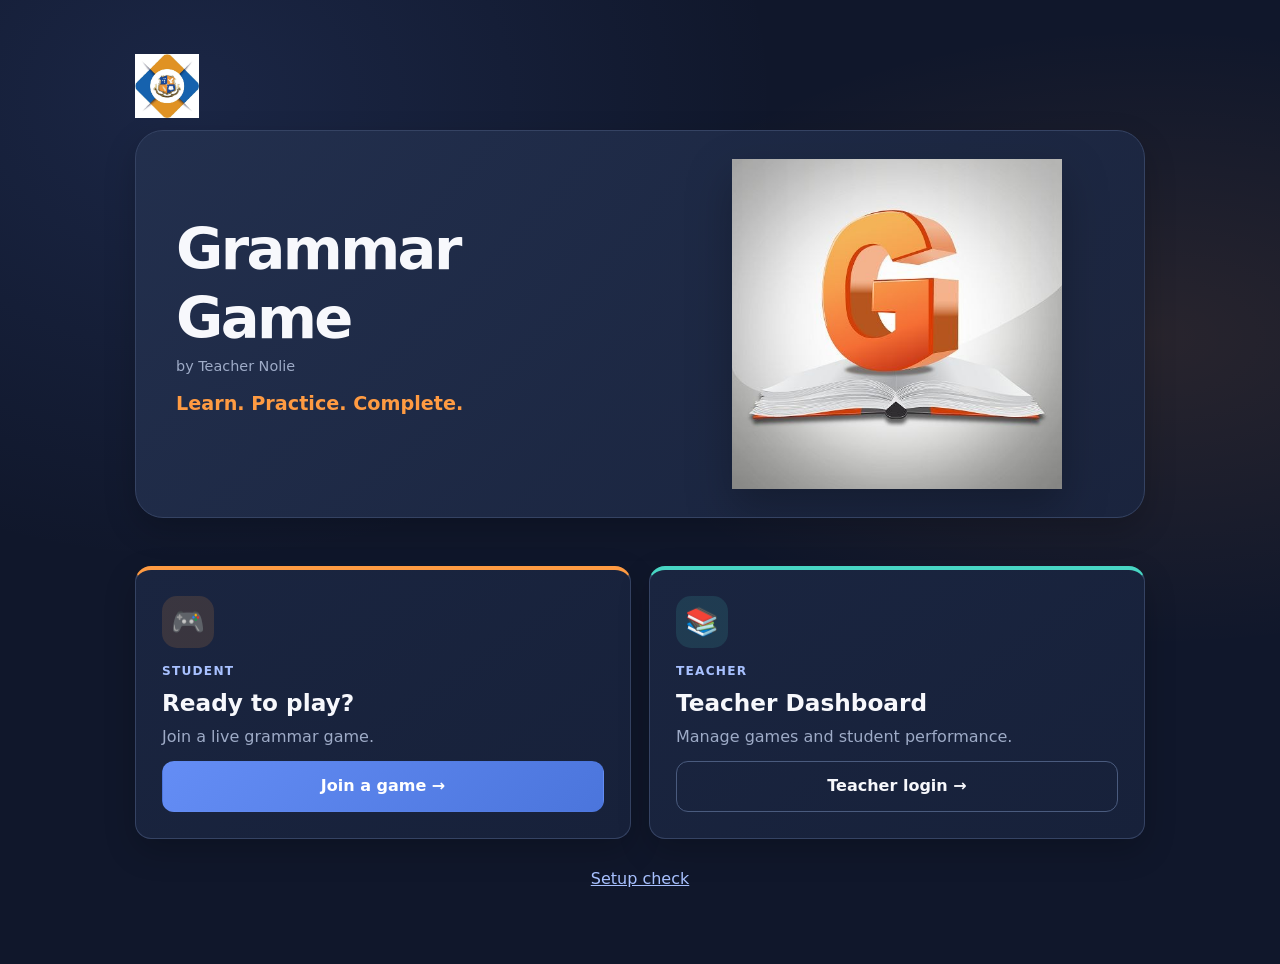
<file: index.html>
<!DOCTYPE html>
<html lang="en">
<head>
  <meta charset="UTF-8">
  <meta name="viewport" content="width=device-width, initial-scale=1">
  <meta name="theme-color" content="#10172b">
  <title>Grammar Game</title>
  <link rel="stylesheet" href="css/style.css">
</head>
<body class="home-page">

  <main class="wrap home-wrap">

    <header class="hero">

      <!-- School institutional logo -->
      <div class="hero-brand">
        <span class="school-logo sm">
          <img src="assets/school-logo.png" alt="School logo">
        </span>
      </div>

      <div class="hero-content">

        <!-- Main title and creator credit -->
        <div class="hero-copy">
          <h1>Grammar Game</h1>
          <p class="hero-credit">by Teacher Nolie</p>
          <p class="tagline">Learn. Practice. Complete.</p>
        </div>

        <!-- Main Grammar Game illustration -->
        <div class="hero-visual">
          <img
            src="assets/grammar-game-hero.png"
            alt="Grammar Game logo featuring an orange G and an open book"
            fetchpriority="high"
          >
        </div>

      </div>
    </header>

    <section class="choose" aria-label="Choose your destination">

      <div class="card student-card">
        <div class="home-card-icon" aria-hidden="true">🎮</div>
        <span class="home-card-label">STUDENT</span>
        <h2>Ready to play?</h2>
        <p class="muted">Join a live grammar game.</p>
        <a class="btn block" href="student.html">Join a game →</a>
      </div>

      <div class="card teacher-card">
        <div class="home-card-icon" aria-hidden="true">📚</div>
        <span class="home-card-label">TEACHER</span>
        <h2>Teacher Dashboard</h2>
        <p class="muted">Manage games and student performance.</p>
        <a class="btn block ghost" href="teacher.html">Teacher login →</a>
      </div>

    </section>

    <footer class="home-footer">
      <p class="center muted">
        <a href="setup-check.html">Setup check</a>
      </p>
    </footer>

  </main>

  <script src="js/branding.js" defer></script>

</body>
</html>
</file>
<file: css/style.css>
/* ============================================================
   GRAMMAR GAME — PLAYFUL MODERN CLASSROOM
   Complete stylesheet — Homepage, Teacher and Student
   ============================================================ */

:root {
  --navy: #10172b;
  --navy-2: #17213a;
  --surface: #1a2540;
  --surface-2: #23304e;
  --surface-3: #2b3959;

  --line: #354363;
  --line-strong: #4a5b7e;

  --text: #f7f8fc;
  --soft: #c5d0e7;
  --muted: #9eabc7;

  --blue: #648df5;
  --blue-dark: #4b75dc;
  --blue-text: #a8c1ff;

  --orange: #ff9b42;
  --orange-dark: #ed7e25;
  --teal: #48d6c4;
  --purple: #ad91ff;

  --warn: #ffd166;
  --ok: #4ade80;
  --bad: #fb7185;

  --radius: 16px;
  --radius-lg: 22px;
  --shadow: 0 12px 32px rgba(0, 0, 0, 0.2);
}

* {
  box-sizing: border-box;
}

html {
  margin: 0;
  scroll-behavior: smooth;
}

body {
  margin: 0;
  min-height: 100vh;
  background: var(--navy);
  color: var(--text);
  font-family: "Segoe UI", system-ui, -apple-system, Roboto, Arial, sans-serif;
  font-size: 16px;
  line-height: 1.55;
}

[hidden],
.hidden {
  display: none !important;
}

img {
  max-width: 100%;
}

a {
  color: var(--blue-text);
}

button,
input,
select,
textarea {
  font: inherit;
}

h1,
h2,
h3 {
  line-height: 1.2;
  margin: 0 0 12px;
  font-weight: 750;
}

h1 {
  font-size: clamp(1.8rem, 5vw, 2.6rem);
}

h2 {
  font-size: 1.3rem;
}

p {
  margin: 0 0 12px;
}

.center {
  text-align: center;
}

.muted {
  color: var(--muted);
}

.small-text {
  font-size: 0.88rem;
}

.error {
  color: var(--bad);
  min-height: 1.4em;
  margin: 8px 0 0;
}

/* GENERAL LAYOUT */

.wrap {
  width: 100%;
  max-width: 1100px;
  margin: 0 auto;
  padding: 24px 20px 60px;
}

.narrow {
  width: 100%;
  max-width: 460px;
  margin-left: auto;
  margin-right: auto;
}

.card {
  background: linear-gradient(145deg, var(--surface), var(--navy-2));
  border: 1px solid var(--line);
  border-radius: var(--radius);
  padding: 22px;
  margin-bottom: 18px;
  box-shadow: var(--shadow);
}

.center-screen {
  min-height: 100vh;
  display: flex;
  align-items: center;
  justify-content: center;
  padding: 20px 16px;
}

.center-screen > .muted {
  text-align: center;
}

/* SCHOOL LOGO */

.school-logo {
  display: inline-flex;
  flex: none;
  width: 44px;
  height: 44px;
  align-items: center;
  justify-content: center;
}

.school-logo.sm {
  width: 34px;
  height: 34px;
}

.school-logo.lg {
  width: 58px;
  height: 58px;
}

.school-logo img {
  display: block;
  width: 100%;
  height: 100%;
  object-fit: contain;
}

.logo-placeholder {
  display: flex;
  align-items: center;
  justify-content: center;
  width: 100%;
  height: 100%;
  border: 1px dashed var(--line-strong);
  border-radius: 9px;
  background: rgba(255, 255, 255, 0.03);
  color: var(--muted);
  font-size: 0.65rem;
}

.school-logo.lg .logo-placeholder {
  font-size: 0.75rem;
}

/* HOMEPAGE */

.home-page {
  background:
    radial-gradient(ellipse at 15% 10%, rgba(100, 141, 245, 0.13), transparent 38%),
    radial-gradient(ellipse at 90% 35%, rgba(255, 155, 66, 0.10), transparent 35%),
    var(--navy);
}

.home-wrap {
  max-width: 1050px;
}

.hero {
  padding: 30px 0 24px;
  text-align: center;
}

.home-page .hero-brand {
  display: flex;
  align-items: center;
  justify-content: flex-start;
  margin-bottom: 12px;
}

.home-page .school-logo.sm {
  width: 64px;
  height: 64px;
}

.home-page .school-logo .logo-placeholder {
  display: none;
}

.hero-content {
  display: grid;
  grid-template-columns: 1fr 0.9fr;
  align-items: center;
  gap: 28px;
  text-align: left;
  padding: 28px;
  border: 1px solid var(--line);
  border-radius: 28px;
  background: linear-gradient(135deg, rgba(35, 48, 78, 0.92), rgba(26, 37, 64, 0.88));
  box-shadow: var(--shadow);
  overflow: hidden;
}

.hero-copy {
  padding: 12px;
}

.hero-copy h1 {
  font-size: clamp(2.3rem, 5vw, 3.6rem);
  letter-spacing: -0.045em;
  margin-bottom: 10px;
}

.hero-credit {
  margin: -8px 0 12px;
  font-size: 0.9rem;
  color: var(--muted);
  font-weight: 500;
}

.tagline {
  color: var(--orange);
  font-size: 1.2rem;
  font-weight: 750;
  margin-bottom: 14px;
}

.audience {
  max-width: 450px;
  font-size: 1rem;
}

.hero-visual {
  display: flex;
  align-items: center;
  justify-content: center;
  min-width: 0;
  min-height: 260px;
}

.hero-visual img {
  width: 100%;
  max-width: 410px;
  max-height: 330px;
  object-fit: contain;
  filter: drop-shadow(0 18px 22px rgba(0, 0, 0, 0.25));
  animation: hero-float 5s ease-in-out infinite;
}

@keyframes hero-float {
  0%, 100% { transform: translateY(0); }
  50% { transform: translateY(-8px); }
}

.choose {
  display: grid;
  grid-template-columns: 1fr 1fr;
  gap: 18px;
  margin-top: 24px;
}

.choose .card {
  margin: 0;
  padding: 26px;
  transition: transform 0.2s, border-color 0.2s;
}

.choose .card:hover {
  transform: translateY(-4px);
  border-color: var(--blue);
}

.choose h2 {
  margin-bottom: 8px;
  font-size: 1.45rem;
}

.student-card {
  border-top: 4px solid var(--orange);
}

.teacher-card {
  border-top: 4px solid var(--teal);
}

.home-card-icon {
  display: flex;
  align-items: center;
  justify-content: center;
  width: 52px;
  height: 52px;
  border-radius: 15px;
  background: rgba(255, 155, 66, 0.14);
  font-size: 1.7rem;
  margin-bottom: 14px;
}

.teacher-card .home-card-icon {
  background: rgba(72, 214, 196, 0.13);
}

.home-card-label {
  display: block;
  color: var(--blue-text);
  font-size: 0.76rem;
  font-weight: 800;
  letter-spacing: 0.1em;
  margin-bottom: 8px;
}

.home-footer {
  margin-top: 28px;
}

.home-footer-note {
  margin-top: 12px;
  font-size: 0.85rem;
}

/* LOGIN AND BRANDING */

.login-brand {
  text-align: center;
  margin-bottom: 22px;
  padding-bottom: 18px;
  border-bottom: 1px solid var(--line);
}

.login-brand .school-logo {
  margin: 0 auto 12px;
}

.login-brand h1 {
  font-size: 1.7rem;
  margin-bottom: 2px;
}

.login-brand .byline {
  color: var(--soft);
  margin-bottom: 8px;
}

/* FORMS */

label {
  display: block;
  margin-bottom: 14px;
  color: var(--soft);
  font-size: 0.94rem;
  font-weight: 600;
}

input,
select,
textarea {
  display: block;
  width: 100%;
  margin-top: 6px;
  padding: 12px 14px;
  color: var(--text);
  background: var(--navy);
  border: 1px solid var(--line);
  border-radius: 11px;
  outline: none;
  transition: border-color 0.15s, box-shadow 0.15s;
}

input::placeholder,
textarea::placeholder {
  color: #7f8dab;
}

input:focus,
select:focus,
textarea:focus {
  border-color: var(--blue);
  box-shadow: 0 0 0 3px rgba(100, 141, 245, 0.2);
}

textarea {
  min-height: 84px;
  resize: vertical;
}

fieldset {
  border: 0;
  padding: 0;
  margin: 0 0 14px;
  min-width: 0;
}

legend {
  padding: 0;
  margin-bottom: 8px;
  color: var(--soft);
  font-size: 0.95rem;
  font-weight: 600;
}

[aria-invalid="true"] {
  border-color: var(--bad) !important;
}

.form-row {
  display: grid;
  grid-template-columns: 1fr 1fr;
  gap: 14px;
}

.checkbox {
  display: flex;
  align-items: center;
  gap: 10px;
  color: var(--text);
  cursor: pointer;
}

.checkbox input {
  width: 22px;
  height: 22px;
  margin: 0;
  flex: none;
  accent-color: var(--blue);
}

.actions {
  display: flex;
  align-items: center;
  gap: 12px;
  flex-wrap: wrap;
  margin-top: 8px;
}

.status {
  font-size: 0.95rem;
}

.status.good {
  color: var(--ok);
}

.status.bad {
  color: var(--bad);
}

.inline-form {
  display: flex;
  gap: 10px;
  margin-top: 14px;
}

.inline-form input {
  margin-top: 0;
}

.inline-form .btn {
  flex: none;
}

/* BUTTONS */

.btn {
  display: inline-block;
  cursor: pointer;
  text-decoration: none;
  text-align: center;
  padding: 12px 22px;
  font: inherit;
  font-weight: 750;
  color: #fff;
  background: linear-gradient(135deg, var(--blue), var(--blue-dark));
  border: 1px solid transparent;
  border-radius: 12px;
  transition: transform 0.16s, box-shadow 0.16s, background 0.16s;
}

.btn:hover {
  transform: translateY(-2px);
  box-shadow: 0 8px 20px rgba(100, 141, 245, 0.22);
}

.btn:active {
  transform: translateY(0);
}

.btn.ghost {
  background: transparent;
  color: var(--text);
  border-color: var(--line-strong);
}

.btn.ghost:hover {
  background: var(--surface-2);
  box-shadow: none;
}

.btn.danger {
  background: transparent;
  color: var(--bad);
  border-color: var(--line);
}

.btn.danger:hover {
  background: rgba(251, 113, 133, 0.12);
  border-color: var(--bad);
}

.btn.small {
  padding: 8px 14px;
  font-size: 0.9rem;
}

.btn.block {
  display: block;
  width: 100%;
}

.btn.danger-solid {
  background: var(--bad);
  color: #240b12;
}

.btn.danger-solid:hover {
  background: #f45f78;
}

.btn:disabled,
.btn[aria-disabled="true"] {
  opacity: 0.45;
  cursor: not-allowed;
  pointer-events: none;
}

/* TEACHER APPLICATION LAYOUT */

.app {
  display: flex;
  min-height: 100vh;
}

.sidebar {
  width: 256px;
  flex: none;
  display: flex;
  flex-direction: column;
  background: var(--surface);
  border-right: 1px solid var(--line);
  padding: 22px 14px;
  position: sticky;
  top: 0;
  height: 100vh;
  overflow-y: auto;
}

.brand {
  display: flex;
  align-items: center;
  gap: 12px;
  padding: 0 8px 18px;
  margin-bottom: 14px;
  border-bottom: 1px solid var(--line);
}

.brand-text {
  min-width: 0;
}

.brand-name {
  font-weight: 800;
  font-size: 1.1rem;
  line-height: 1.2;
}

.brand-by {
  color: var(--soft);
  font-size: 0.85rem;
}

.nav {
  flex: 1;
}

.nav a {
  display: block;
  padding: 11px 14px;
  margin-bottom: 5px;
  border-radius: 11px;
  color: var(--muted);
  text-decoration: none;
  font-weight: 650;
  transition: background 0.15s, color 0.15s;
}

.nav a:hover {
  background: var(--surface-2);
  color: var(--text);
}

.nav a[aria-current="page"] {
  background: rgba(100, 141, 245, 0.17);
  color: #fff;
  box-shadow: inset 3px 0 0 var(--blue);
}

.userbox {
  border-top: 1px solid var(--line);
  padding: 14px 8px 0;
}

.user-name {
  font-weight: 650;
  margin-bottom: 10px;
  overflow-wrap: anywhere;
}

.content {
  flex: 1;
  min-width: 0;
  padding: 30px 32px 70px;
  max-width: 1200px;
}

.page-head {
  margin-bottom: 22px;
}

.page-head h1 {
  margin-bottom: 4px;
}

.page-head-row {
  display: flex;
  justify-content: space-between;
  align-items: flex-start;
  gap: 16px;
  flex-wrap: wrap;
}

.notice {
  background: rgba(251, 113, 133, 0.1);
  border: 1px solid var(--bad);
  color: var(--text);
  border-radius: 12px;
  padding: 12px 16px;
  margin-bottom: 18px;
}

.notice.good {
  background: rgba(74, 222, 128, 0.1);
  border-color: var(--ok);
}

.mobilebar {
  display: none;
}

.scrim {
  display: none;
}

/* DASHBOARD AND STATISTICS */

.stats {
  display: grid;
  grid-template-columns: repeat(auto-fit, minmax(190px, 1fr));
  gap: 14px;
  margin-bottom: 18px;
}

.stat {
  margin: 0;
  padding: 20px;
  border-radius: var(--radius);
  background: linear-gradient(145deg, var(--surface-2), var(--surface));
  border: 1px solid var(--line);
}

.stat .num {
  font-size: 2.1rem;
  font-weight: 800;
  color: var(--text);
  line-height: 1.1;
}

.stat .label {
  color: var(--muted);
  margin-top: 5px;
}

/* LISTS AND CLASS SECTIONS */

.list-row {
  display: flex;
  align-items: center;
  gap: 10px;
  padding: 10px 0;
  border-top: 1px solid var(--line);
}

.list-row:first-child {
  border-top: 0;
}

.list-row .name {
  flex: 1;
  font-weight: 650;
  overflow-wrap: anywhere;
}

.list-row input {
  margin: 0;
  flex: 1;
}

#sectionList {
  margin: 8px 0 12px;
}

/* SETUP CHECK */

.checklist {
  list-style: none;
  padding: 0;
  margin: 0;
}

.check {
  display: flex;
  gap: 14px;
  align-items: flex-start;
  padding: 14px 0;
  border-top: 1px solid var(--line);
}

.check:first-child {
  border-top: 0;
}

.badge {
  flex: none;
  min-width: 92px;
  text-align: center;
  padding: 4px 10px;
  border-radius: 999px;
  font-size: 0.85rem;
  font-weight: 750;
  border: 1px solid var(--line);
  color: var(--muted);
}

.check.ok .badge {
  color: var(--ok);
  border-color: var(--ok);
}

.check.fail .badge {
  color: var(--bad);
  border-color: var(--bad);
}

.check.warn .badge {
  color: var(--warn);
  border-color: var(--warn);
}

.check .title {
  font-weight: 650;
}

.check .msg {
  color: var(--muted);
  font-size: 0.95rem;
  overflow-wrap: anywhere;
}

.uid-box {
  margin-top: 8px;
  padding: 10px 12px;
  background: var(--navy);
  border: 1px dashed var(--warn);
  border-radius: 8px;
  color: var(--warn);
  font-family: Consolas, monospace;
  font-size: 0.95rem;
  overflow-wrap: anywhere;
}

/* QUESTION BANK */

.empty {
  text-align: center;
}

.qcard {
  background: var(--surface);
  border: 1px solid var(--line);
  border-radius: var(--radius);
  padding: 18px 20px;
  margin-bottom: 14px;
}

.qmeta {
  display: flex;
  flex-wrap: wrap;
  gap: 8px;
  margin-bottom: 10px;
}

.tag {
  display: inline-block;
  padding: 4px 12px;
  border-radius: 999px;
  font-size: 0.83rem;
  font-weight: 700;
  color: var(--blue-text);
  background: rgba(100, 141, 245, 0.14);
  border: 1px solid rgba(100, 141, 245, 0.4);
}

.tag.topic {
  color: var(--soft);
  background: transparent;
  border-color: var(--line-strong);
}

.qcard-text {
  font-size: 1.1rem;
  font-weight: 650;
  margin-bottom: 12px;
  overflow-wrap: anywhere;
}

.qopts {
  display: grid;
  grid-template-columns: 1fr 1fr;
  gap: 8px;
  margin-bottom: 12px;
}

.qopt {
  display: flex;
  align-items: center;
  gap: 10px;
  padding: 9px 12px;
  border: 1px solid var(--line);
  border-radius: 11px;
  color: var(--soft);
  background: rgba(255, 255, 255, 0.02);
}

.qopt .opt-text {
  flex: 1;
  overflow-wrap: anywhere;
}

.qopt.correct {
  border-color: var(--teal);
  background: rgba(72, 214, 196, 0.12);
  color: var(--text);
}

.qopt.correct .opt-letter {
  background: var(--teal);
  border-color: var(--teal);
  color: var(--navy);
}

.opt {
  display: flex;
  align-items: center;
  gap: 10px;
  margin-bottom: 10px;
}

.opt input[type="radio"] {
  width: 24px;
  height: 24px;
  margin: 0;
  flex: none;
  accent-color: var(--blue);
}

.opt input[type="text"] {
  margin: 0;
}

.opt-letter {
  flex: none;
  width: 28px;
  height: 28px;
  display: inline-flex;
  align-items: center;
  justify-content: center;
  border: 1px solid var(--line-strong);
  border-radius: 8px;
  color: var(--soft);
  font-weight: 750;
  font-size: 0.9rem;
}

.correct-mark {
  flex: none;
  color: var(--teal);
  font-size: 0.85rem;
  font-weight: 750;
}

.qexplain {
  color: var(--muted);
  font-size: 0.95rem;
  margin-bottom: 12px;
  overflow-wrap: anywhere;
}

.qexplain b {
  color: var(--soft);
}

.toolbar-grid {
  display: grid;
  grid-template-columns: 2fr 1fr 1fr;
  gap: 14px;
}

.toolbar-grid label {
  margin-bottom: 0;
}

.toolbar-foot {
  display: flex;
  align-items: center;
  justify-content: space-between;
  gap: 12px;
  margin-top: 12px;
  min-height: 36px;
}

.btn-row {
  display: flex;
  align-items: center;
  gap: 10px;
  flex-wrap: wrap;
}

.confirm-text {
  color: var(--bad);
  font-weight: 650;
}

/* GENERAL GAME INTERFACE */

#game,
.game,
.game-panel,
.student-panel,
.lobby,
.leaderboard {
  min-width: 0;
}

.game,
.game-panel,
.student-panel,
.lobby,
.leaderboard {
  background: var(--surface);
  border: 1px solid var(--line);
  border-radius: var(--radius);
  padding: 20px;
  margin-bottom: 16px;
}

.question,
.question-text,
#questionText {
  font-size: clamp(1.15rem, 3vw, 1.55rem);
  font-weight: 750;
  line-height: 1.4;
  overflow-wrap: anywhere;
}

.choices,
.answers,
.answer-options {
  display: grid;
  grid-template-columns: 1fr 1fr;
  gap: 12px;
}

.choice,
.answer-option,
.answer-choice {
  display: flex;
  align-items: center;
  gap: 12px;
  padding: 15px;
  min-height: 58px;
  border: 1px solid var(--line-strong);
  border-radius: 13px;
  background: var(--surface-2);
  color: var(--text);
  cursor: pointer;
  transition: background 0.15s, border-color 0.15s, transform 0.15s;
}

.choice:hover,
.answer-option:hover,
.answer-choice:hover {
  border-color: var(--blue);
  background: var(--surface-3);
  transform: translateY(-2px);
}

.choice.correct,
.answer-option.correct,
.answer-choice.correct {
  border-color: var(--ok);
  background: rgba(74, 222, 128, 0.13);
}

.choice.incorrect,
.answer-option.incorrect,
.answer-choice.incorrect {
  border-color: var(--bad);
  background: rgba(251, 113, 133, 0.13);
}

.progress,
.progress-bar {
  width: 100%;
  overflow: hidden;
  border-radius: 999px;
  background: var(--surface-3);
}

.progress-bar {
  height: 10px;
}

.progress-fill,
.progress-bar-fill {
  height: 100%;
  background: linear-gradient(90deg, var(--blue), var(--teal));
  border-radius: inherit;
  transition: width 0.25s ease;
}

.timer,
.game-timer {
  color: var(--orange);
  font-size: 1.5rem;
  font-weight: 800;
  font-variant-numeric: tabular-nums;
}

.score,
.player-score {
  color: var(--teal);
  font-weight: 800;
}

.player-row,
.leaderboard-row {
  display: flex;
  align-items: center;
  justify-content: space-between;
  gap: 12px;
  padding: 12px 14px;
  border-bottom: 1px solid var(--line);
}

.player-row:last-child,
.leaderboard-row:last-child {
  border-bottom: 0;
}

.pin,
.game-pin,
#gamePin {
  font-size: clamp(1.8rem, 6vw, 2.8rem);
  font-weight: 850;
  letter-spacing: 0.15em;
  color: var(--orange);
  text-align: center;
}

/* TABLES AND REPORTS */

table {
  width: 100%;
  border-collapse: collapse;
}

th,
td {
  padding: 12px 14px;
  border-bottom: 1px solid var(--line);
  text-align: left;
  overflow-wrap: anywhere;
}

th {
  color: var(--blue-text);
  font-weight: 750;
  background: rgba(100, 141, 245, 0.08);
}

tr:hover td {
  background: rgba(255, 255, 255, 0.025);
}

/* ============================================================
   PHASE 8 — STUDENT INTERFACE
   ============================================================ */

body[data-role="student"] {
  min-height: 100vh;
  background:
    radial-gradient(ellipse at 10% 5%, rgba(100, 141, 245, 0.13), transparent 38%),
    radial-gradient(ellipse at 90% 90%, rgba(255, 155, 66, 0.09), transparent 35%),
    var(--navy);
}

.student-screen {
  min-height: 100vh;
  display: flex;
  align-items: center;
  justify-content: center;
  padding: 28px 16px;
}

.student-container {
  width: 100%;
  max-width: 520px;
  margin: 0 auto;
  padding: 26px;
  border: 1px solid var(--line);
  border-radius: 24px;
  background: linear-gradient(145deg, var(--surface), var(--navy-2));
  box-shadow: 0 20px 55px rgba(0, 0, 0, 0.28);
}

.student-brand {
  text-align: center;
  margin-bottom: 26px;
  padding-bottom: 20px;
  border-bottom: 1px solid var(--line);
}

.student-brand .school-logo.lg {
  width: 68px;
  height: 68px;
  margin: 0 auto 12px;
}

.student-brand h1 {
  font-size: 1.9rem;
  letter-spacing: -0.04em;
  margin-bottom: 4px;
}

.student-brand .byline {
  color: var(--soft);
  margin-bottom: 6px;
}

.student-brand .tagline {
  font-size: 0.95rem;
  margin-bottom: 0;
}

.student-loading {
  padding: 20px 0;
  text-align: center;
  color: var(--muted);
}

/* STUDENT SECTION HEADINGS */

.student-section-heading {
  margin-bottom: 22px;
}

.student-section-heading h2 {
  font-size: 1.65rem;
  margin-bottom: 8px;
}

.student-section-heading > p {
  margin-bottom: 6px;
}

.student-section-heading .small-text {
  color: var(--orange);
  font-weight: 800;
  letter-spacing: 0.1em;
}

/* STUDENT FORMS */

.student-form {
  margin-top: 22px;
}

.student-form label {
  margin-bottom: 7px;
}

.student-form input {
  min-height: 50px;
  margin-top: 7px;
  margin-bottom: 18px;
  background: var(--navy);
  border-color: var(--line-strong);
  border-radius: 12px;
}

.student-form input:focus {
  border-color: var(--blue);
  box-shadow: 0 0 0 3px rgba(100, 141, 245, 0.18);
}

.student-primary-btn {
  display: block;
  width: 100%;
  min-height: 52px;
  margin-top: 8px;
  border: 0;
  border-radius: 13px;
  background: linear-gradient(135deg, var(--orange), var(--orange-dark));
  color: #251405;
  font-size: 1.02rem;
  font-weight: 800;
  cursor: pointer;
}

.student-primary-btn:hover {
  box-shadow: 0 8px 22px rgba(255, 155, 66, 0.2);
}

.student-game-details {
  padding: 14px;
  margin-bottom: 18px;
  background: var(--surface-2);
  box-shadow: none;
}

.student-game-details p {
  margin: 0;
}

/* STUDENT WAITING ROOM */

.student-status-icon {
  width: 62px;
  height: 62px;
  display: flex;
  align-items: center;
  justify-content: center;
  margin: 0 auto 16px;
  border-radius: 50%;
  background: rgba(72, 214, 196, 0.14);
  border: 1px solid rgba(72, 214, 196, 0.4);
  color: var(--teal);
  font-size: 2rem;
  font-weight: 800;
}

.student-waiting-card {
  padding: 26px 20px;
  background: linear-gradient(145deg, var(--surface-2), var(--surface));
  border-color: var(--line-strong);
}

.student-pin {
  margin: 8px 0 18px;
  color: var(--orange);
  font-size: clamp(2.6rem, 9vw, 3.5rem);
  letter-spacing: 0.2em;
  font-variant-numeric: tabular-nums;
}

.student-player-name {
  font-size: 1.05rem;
  font-weight: 750;
  color: var(--text);
  overflow-wrap: anywhere;
}

.student-waiting-message {
  padding: 14px;
  margin-top: 12px;
  border-radius: 12px;
  background: rgba(100, 141, 245, 0.1);
  border: 1px solid rgba(100, 141, 245, 0.22);
}

.student-waiting-message p {
  margin: 0;
}

/* STUDENT QUIZ HEADER */

.student-quiz-header {
  display: flex;
  justify-content: space-between;
  align-items: center;
  gap: 14px;
  margin-bottom: 18px;
  padding: 16px 18px;
  background: var(--surface-2);
  border: 1px solid var(--line);
  border-radius: 16px;
}

.student-quiz-progress {
  min-width: 0;
}

.student-quiz-progress .small-text {
  margin-bottom: 4px;
  letter-spacing: 0.08em;
  font-weight: 750;
}

.student-quiz-progress h2 {
  margin: 0;
}

.student-timer {
  flex: none;
  min-width: 82px;
  padding: 8px 12px;
  text-align: center;
  border-radius: 13px;
  background: rgba(255, 155, 66, 0.12);
  border: 1px solid rgba(255, 155, 66, 0.35);
}

.student-timer h1 {
  margin: 0;
  color: var(--orange);
  font-size: 2rem;
  font-variant-numeric: tabular-nums;
}

.student-timer p {
  margin: 0;
  font-size: 0.65rem;
  font-weight: 800;
  letter-spacing: 0.06em;
}

/* STUDENT QUESTION CARD */

.student-question-card {
  padding: 22px;
  border-top: 3px solid var(--blue);
}

.student-question-card > .small-text {
  color: var(--blue-text);
  font-weight: 800;
  letter-spacing: 0.1em;
}

.student-question-card h2 {
  font-size: clamp(1.2rem, 4vw, 1.55rem);
  line-height: 1.5;
  margin: 14px 0 20px;
  overflow-wrap: anywhere;
}

.student-answer-choices {
  display: grid;
  grid-template-columns: 1fr;
  gap: 12px;
  margin-top: 18px;
}

/* DYNAMICALLY GENERATED ANSWER BUTTONS */

.student-answer-choices button,
#answerChoices button,
#answerChoices .choice,
#answerChoices .answer-option,
#answerChoices .answer-choice {
  display: flex;
  align-items: center;
  width: 100%;
  min-height: 60px;
  padding: 15px 17px;
  text-align: left;
  color: var(--text);
  background: var(--surface-2);
  border: 1px solid var(--line-strong);
  border-radius: 13px;
  font-size: 1rem;
  font-weight: 650;
  cursor: pointer;
  overflow-wrap: anywhere;
  transition: background 0.16s, border-color 0.16s, transform 0.16s;
}

.student-answer-choices button:hover,
#answerChoices button:hover {
  background: var(--surface-3);
  border-color: var(--blue);
  transform: translateY(-2px);
}

.student-answer-choices button:disabled,
#answerChoices button:disabled {
  cursor: not-allowed;
  opacity: 0.85;
  transform: none;
}

.student-answer-choices button.correct,
#answerChoices button.correct {
  background: rgba(74, 222, 128, 0.14);
  border-color: var(--ok);
}

.student-answer-choices button.incorrect,
#answerChoices button.incorrect {
  background: rgba(251, 113, 133, 0.14);
  border-color: var(--bad);
}

.student-answer-status {
  margin-top: 16px;
  font-weight: 750;
}

.student-game-status {
  margin: 12px 0 0;
  font-size: 0.9rem;
}

/* STUDENT SCORE CARD */

.student-score-card {
  display: flex;
  justify-content: space-between;
  align-items: center;
  padding: 16px 20px;
  border-left: 4px solid var(--teal);
}

.student-score-card p {
  margin-bottom: 4px;
  font-weight: 800;
  letter-spacing: 0.08em;
}

.student-score-card h2 {
  margin: 0;
  color: var(--teal);
  font-size: 2rem;
  font-variant-numeric: tabular-nums;
}

.student-score-icon {
  display: flex;
  align-items: center;
  justify-content: center;
  width: 48px;
  height: 48px;
  border-radius: 14px;
  background: rgba(72, 214, 196, 0.13);
  color: var(--teal);
  font-size: 1.7rem;
}

/* STUDENT RESULTS */

.student-results-card {
  padding: 28px 20px;
  border-top: 4px solid var(--orange);
}

.student-results-icon {
  margin-bottom: 12px;
  font-size: 3rem;
}

.student-results-card h2 {
  font-size: 1.7rem;
}

.student-final-score {
  margin: 24px 0;
  padding: 22px;
  border-radius: 16px;
  background: rgba(255, 155, 66, 0.1);
  border: 1px solid rgba(255, 155, 66, 0.28);
}

.student-final-score h1 {
  margin: 0 0 6px;
  color: var(--orange);
  font-size: 3.4rem;
  font-variant-numeric: tabular-nums;
}

.student-final-score p {
  margin: 0;
  font-size: 0.78rem;
  font-weight: 800;
  letter-spacing: 0.1em;
}

.student-leaderboard-card {
  padding: 20px;
}

.student-leaderboard-card h2 {
  margin-bottom: 5px;
}

/* STUDENT FOOTER */

.student-footer {
  padding-top: 8px;
  text-align: center;
}

.student-footer a {
  display: inline-block;
  padding: 8px 12px;
  color: var(--muted);
  font-size: 0.9rem;
  text-decoration: none;
}

.student-footer a:hover {
  color: var(--blue-text);
  text-decoration: underline;
}

/* ACCESSIBILITY AND INTERACTION */

:focus-visible {
  outline: 3px solid rgba(100, 141, 245, 0.7);
  outline-offset: 3px;
}

button,
a,
input,
select,
textarea {
  -webkit-tap-highlight-color: transparent;
}

button {
  color: inherit;
}

::selection {
  background: rgba(100, 141, 245, 0.4);
  color: white;
}

/* TABLET RESPONSIVENESS */

@media (max-width: 860px) {
  .app {
    display: block;
  }

  .mobilebar {
    display: flex;
    align-items: center;
    gap: 12px;
    padding: 10px 14px;
    background: var(--surface);
    border-bottom: 1px solid var(--line);
    position: sticky;
    top: 0;
    z-index: 10;
  }

  .mobilebar .brand-name {
    font-size: 1rem;
  }

  .sidebar {
    position: fixed;
    left: 0;
    top: 0;
    bottom: 0;
    height: auto;
    z-index: 30;
    transform: translateX(-105%);
    transition: transform 0.2s ease;
  }

  body.menu-open .sidebar {
    transform: none;
  }

  .scrim {
    position: fixed;
    inset: 0;
    z-index: 20;
    background: rgba(0, 0, 0, 0.6);
  }

  body.menu-open .scrim {
    display: block;
  }

  .content {
    padding: 22px 18px 60px;
  }
}

/* PHONE RESPONSIVENESS */

@media (max-width: 600px) {
  body {
    font-size: 15px;
  }

  .wrap {
    padding: 16px 14px 40px;
  }

  .hero {
    padding: 16px 0;
  }

  .home-page .hero-brand {
    margin-bottom: 12px;
  }

  .hero-content {
    grid-template-columns: 1fr;
    gap: 12px;
    padding: 18px;
    text-align: center;
    border-radius: 20px;
  }

  .hero-copy {
    padding: 6px;
  }

  .hero-copy h1 {
    font-size: clamp(2rem, 10vw, 2.8rem);
  }

  .hero-visual {
    min-height: 180px;
  }

  .hero-visual img {
    max-height: 220px;
    max-width: 280px;
  }

  .audience {
    margin-left: auto;
    margin-right: auto;
  }

  .choose {
    grid-template-columns: 1fr;
    gap: 14px;
  }

  .choose .card {
    padding: 22px;
  }

  .form-row {
    grid-template-columns: 1fr;
    gap: 0;
  }

  .toolbar-grid {
    grid-template-columns: 1fr;
  }

  .toolbar-grid label {
    margin-bottom: 4px;
  }

  .toolbar-foot {
    flex-direction: column;
    align-items: stretch;
  }

  .qopts,
  .choices,
  .answers,
  .answer-options {
    grid-template-columns: 1fr;
  }

  .check {
    flex-direction: column;
    gap: 6px;
  }

  .inline-form {
    flex-direction: column;
  }

  .inline-form .btn {
    width: 100%;
  }

  .actions,
  .btn-row {
    gap: 8px;
  }

  .actions .btn,
  .btn-row .btn {
    max-width: 100%;
  }

  .card,
  .game,
  .game-panel,
  .student-panel,
  .lobby,
  .leaderboard {
    padding: 16px;
    border-radius: 14px;
  }

  .content {
    padding: 18px 13px 45px;
  }

  .stats {
    grid-template-columns: repeat(2, minmax(0, 1fr));
    gap: 10px;
  }

  .stat {
    padding: 14px;
  }

  .stat .num {
    font-size: 1.65rem;
  }

  .player-row,
  .leaderboard-row {
    padding: 10px 8px;
  }

  table {
    font-size: 0.88rem;
  }

  th,
  td {
    padding: 9px 8px;
  }

  /* STUDENT MOBILE LAYOUT */

  .student-screen {
    align-items: flex-start;
    padding: 14px 10px;
  }

  .student-container {
    padding: 18px 14px;
    border-radius: 19px;
  }

  .student-brand {
    margin-bottom: 20px;
    padding-bottom: 16px;
  }

  .student-brand .school-logo.lg {
    width: 60px;
    height: 60px;
  }

  .student-brand h1 {
    font-size: 1.65rem;
  }

  .student-section-heading h2 {
    font-size: 1.45rem;
  }

  .student-quiz-header {
    padding: 13px;
    gap: 8px;
  }

  .student-timer {
    min-width: 72px;
    padding: 7px;
  }

  .student-timer h1 {
    font-size: 1.75rem;
  }

  .student-question-card {
    padding: 17px;
  }

  .student-answer-choices button,
  #answerChoices button {
    min-height: 58px;
    padding: 14px;
    font-size: 0.96rem;
  }

  .student-results-card {
    padding: 22px 14px;
  }

  .student-final-score h1 {
    font-size: 3rem;
  }
}

/* SMALL PHONES */

@media (max-width: 380px) {
  .stats {
    grid-template-columns: 1fr;
  }

  .hero-copy h1 {
    font-size: 2rem;
  }

  .btn {
    padding: 11px 15px;
  }

  .page-head-row {
    flex-direction: column;
  }

  .student-container {
    padding: 16px 12px;
  }

  .student-pin {
    letter-spacing: 0.12em;
  }
}

/* REDUCED MOTION */

@media (prefers-reduced-motion: reduce) {
  *,
  *::before,
  *::after {
    scroll-behavior: auto !important;
    animation: none !important;
    transition: none !important;
  }
}

/* ============================================================
   PHASE 8 — STUDENT WAITING ROOM VISUAL UPGRADE
   ============================================================ */

.student-container {
  background:
    radial-gradient(circle at 100% 0%, rgba(255, 155, 66, 0.09), transparent 32%),
    linear-gradient(145deg, #1c2947, #141e35);
  border-color: #405274;
}

#waitingSection {
  padding: 22px 0 10px;
}

#waitingSection .student-section-heading {
  margin-bottom: 26px;
}

#waitingSection .student-status-icon {
  width: 76px;
  height: 76px;
  font-size: 2.3rem;
  background: rgba(74, 222, 128, 0.13);
  border: 2px solid rgba(74, 222, 128, 0.55);
  box-shadow: 0 0 28px rgba(74, 222, 128, 0.12);
  animation: waiting-success 2.5s ease-in-out infinite;
}

#waitingSection .student-section-heading h2 {
  font-size: 2rem;
  margin: 8px 0;
}

#waitingSection .student-section-heading .small-text {
  color: var(--teal);
}

#waitingSection .student-waiting-card {
  padding: 26px 20px;
  margin-bottom: 14px;
  border: 1px solid #465b80;
  border-radius: 20px;
  background:
    radial-gradient(circle at 50% 0%, rgba(255, 155, 66, 0.12), transparent 55%),
    linear-gradient(145deg, #263656, #1a2743);
  box-shadow: 0 16px 36px rgba(0, 0, 0, 0.22);
}

#waitingSection .student-waiting-card > .small-text {
  color: var(--soft);
  font-weight: 800;
  letter-spacing: 0.13em;
}

#waitingSection .student-pin {
  display: inline-block;
  margin: 12px 0 22px;
  padding: 10px 22px;
  border: 1px solid rgba(255, 155, 66, 0.35);
  border-radius: 15px;
  background: rgba(255, 155, 66, 0.10);
  color: var(--orange);
  font-size: clamp(2.5rem, 9vw, 3.5rem);
  letter-spacing: 0.18em;
  text-shadow: 0 3px 15px rgba(255, 155, 66, 0.15);
}

#waitingSection .student-player-name {
  display: block;
  padding: 14px;
  margin: 0 auto 18px;
  border: 1px solid var(--line-strong);
  border-radius: 12px;
  background: rgba(16, 23, 43, 0.65);
  font-size: 1.08rem;
}

#waitingSection .student-waiting-message {
  padding: 16px;
  border: 1px solid rgba(100, 141, 245, 0.3);
  border-radius: 13px;
  background: rgba(100, 141, 245, 0.10);
}

#waitingSection .student-waiting-message p {
  color: var(--blue-text);
  font-weight: 600;
}

#waitingSection .student-waiting-message p::before {
  content: "";
  display: inline-block;
  width: 8px;
  height: 8px;
  margin-right: 10px;
  border-radius: 50%;
  background: var(--orange);
  vertical-align: middle;
  animation: waiting-pulse 1.5s ease-in-out infinite;
}

.student-footer {
  margin-top: 18px;
}

.student-footer a {
  padding: 10px 18px;
  border: 1px solid var(--line);
  border-radius: 11px;
  background: rgba(255, 255, 255, 0.035);
  transition: background 0.2s, border-color 0.2s;
}

.student-footer a:hover {
  background: var(--surface-2);
  border-color: var(--blue);
  text-decoration: none;
}

@keyframes waiting-success {
  0%, 100% {
    box-shadow: 0 0 18px rgba(74, 222, 128, 0.08);
  }
  50% {
    box-shadow: 0 0 30px rgba(74, 222, 128, 0.22);
  }
}

@keyframes waiting-pulse {
  0%, 100% {
    opacity: 0.45;
    transform: scale(0.85);
  }
  50% {
    opacity: 1;
    transform: scale(1.15);
  }
}

@media (max-width: 600px) {
  #waitingSection {
    padding-top: 12px;
  }

  #waitingSection .student-waiting-card {
    padding: 22px 14px;
  }

  #waitingSection .student-pin {
    padding: 9px 14px;
  }
}
/* ============================================================
   PHASE 8 — STUDENT QUIZ SCREEN REDESIGN
   ============================================================ */

#gamePlaySection {
  padding: 12px 0 20px;
}

.student-quiz-header {
  display: flex;
  align-items: center;
  justify-content: space-between;
  gap: 14px;
  flex-wrap: wrap;
  margin-bottom: 22px;
}

#questionProgress {
  color: var(--soft);
  font-weight: 800;
  letter-spacing: 0.04em;
}

.student-timer,
#questionTimer {
  display: inline-flex;
  align-items: center;
  justify-content: center;
  min-width: 76px;
  min-height: 58px;
  padding: 10px 18px;
  border: 1px solid rgba(255, 155, 66, 0.45);
  border-radius: 16px;
  background: rgba(255, 155, 66, 0.12);
  color: var(--orange);
  font-size: 1.65rem;
  font-weight: 900;
  font-variant-numeric: tabular-nums;
  box-shadow: 0 6px 20px rgba(255, 155, 66, 0.08);
}

.student-question-card {
  padding: 30px 26px;
  margin-bottom: 22px;
  border: 1px solid #405274;
  border-radius: 22px;
  background:
    radial-gradient(circle at 100% 0%, rgba(100, 141, 245, 0.12), transparent 45%),
    linear-gradient(145deg, #263656, #1a2743);
  box-shadow: 0 16px 36px rgba(0, 0, 0, 0.20);
  text-align: center;
}

#liveQuestionText {
  color: #ffffff;
  font-size: clamp(1.25rem, 3vw, 1.8rem);
  font-weight: 800;
  line-height: 1.5;
  overflow-wrap: anywhere;
}

.student-answer-choices,
#answerChoices {
  display: grid;
  grid-template-columns: repeat(2, minmax(0, 1fr));
  gap: 14px;
  margin-top: 20px;
}

#answerChoices button {
  min-height: 76px;
  padding: 18px;
  border: 1px solid #465b80;
  border-radius: 16px;
  background: #263656;
  color: #ffffff;
  font-size: 1rem;
  font-weight: 750;
  line-height: 1.45;
  text-align: left;
  transition: transform 0.18s ease, background 0.18s ease,
              border-color 0.18s ease, box-shadow 0.18s ease;
  cursor: pointer;
}

#answerChoices button:hover:not(:disabled) {
  transform: translateY(-3px);
  border-color: var(--orange);
  background: #314466;
  box-shadow: 0 8px 20px rgba(0, 0, 0, 0.18);
}

#answerChoices button:focus-visible {
  outline: 3px solid var(--orange);
  outline-offset: 3px;
}

#answerChoices button:disabled {
  cursor: not-allowed;
  opacity: 0.85;
}

#answerStatus,
#gamePlayStatus {
  margin-top: 16px;
  padding: 13px 16px;
  border-radius: 13px;
  text-align: center;
  font-weight: 700;
}

.student-score-card {
  margin-top: 22px;
  padding: 18px 22px;
  border: 1px solid rgba(45, 212, 191, 0.3);
  border-radius: 17px;
  background: rgba(45, 212, 191, 0.08);
  text-align: center;
}

#studentScore {
  color: var(--teal);
  font-size: 1.5rem;
  font-weight: 900;
  font-variant-numeric: tabular-nums;
}

@media (max-width: 600px) {
  .student-quiz-header {
    justify-content: center;
    text-align: center;
  }

  .student-question-card {
    padding: 23px 17px;
  }

  .student-answer-choices,
  #answerChoices {
    grid-template-columns: 1fr;
    gap: 11px;
  }

  #answerChoices button {
    min-height: 64px;
    padding: 16px;
  }

  .student-timer,
  #questionTimer {
    min-height: 50px;
    font-size: 1.4rem;
  }
}
/* ============================================================
   PHASE 8 — STUDENT RESULTS SCREEN REDESIGN
   ============================================================ */

#resultsSection {
  padding: 24px 0 20px;
}

.student-results-card {
  padding: 30px 22px;
  margin-bottom: 22px;
  border: 1px solid #405274;
  border-radius: 22px;
  background:
    radial-gradient(circle at 50% 0%, rgba(255, 155, 66, 0.15), transparent 55%),
    linear-gradient(145deg, #263656, #1a2743);
  box-shadow: 0 16px 36px rgba(0, 0, 0, 0.22);
  text-align: center;
}

#finalStudentName {
  color: #ffffff;
  font-size: 1.5rem;
  font-weight: 850;
}

#finalStudentScore {
  display: block;
  margin: 16px 0;
  color: var(--orange);
  font-size: clamp(2.8rem, 10vw, 4.5rem);
  font-weight: 950;
  line-height: 1.1;
  font-variant-numeric: tabular-nums;
  text-shadow: 0 5px 20px rgba(255, 155, 66, 0.16);
}

#finalStudentRank {
  display: inline-block;
  margin-top: 8px;
  padding: 10px 20px;
  border: 1px solid rgba(45, 212, 191, 0.35);
  border-radius: 14px;
  background: rgba(45, 212, 191, 0.10);
  color: var(--teal);
  font-size: 1.2rem;
  font-weight: 850;
}

.student-leaderboard-card {
  padding: 24px 20px;
  border: 1px solid #405274;
  border-radius: 20px;
  background: linear-gradient(145deg, #202f4c, #17233c);
  box-shadow: 0 12px 28px rgba(0, 0, 0, 0.16);
}

.student-leaderboard-card h2,
.student-leaderboard-card h3 {
  margin-bottom: 18px;
  color: #ffffff;
  font-size: 1.25rem;
  font-weight: 850;
}

#studentLeaderboard {
  display: flex;
  flex-direction: column;
  gap: 10px;
}

#studentLeaderboard > * {
  padding: 13px 15px;
  border: 1px solid #405274;
  border-radius: 12px;
  background: rgba(255, 255, 255, 0.045);
}

#studentLeaderboard > *:first-child {
  border-color: rgba(255, 155, 66, 0.45);
  background: rgba(255, 155, 66, 0.09);
}

#resultsSection .student-primary-btn {
  margin-top: 20px;
}

@media (max-width: 600px) {
  #resultsSection {
    padding-top: 12px;
  }

  .student-results-card {
    padding: 25px 16px;
  }

  .student-leaderboard-card {
    padding: 20px 14px;
  }
}
/* ============================================================
   PHASE 8 — STUDENT JOIN SCREEN REDESIGN
   ============================================================ */

#pinEntrySection,
#joinFormSection {
  padding: 22px 0;
}

#pinEntrySection .student-section-heading,
#joinFormSection .student-section-heading {
  margin-bottom: 24px;
  text-align: center;
}

#pinEntryForm,
#studentJoinForm {
  display: flex;
  flex-direction: column;
  gap: 16px;
}

#pinInput {
  min-height: 68px;
  border: 2px solid #465b80;
  border-radius: 16px;
  background: #17233c;
  color: var(--orange);
  font-size: 2rem;
  font-weight: 900;
  letter-spacing: 0.3em;
  text-align: center;
  font-variant-numeric: tabular-nums;
}

#pinInput:focus,
#studentName:focus,
#studentSection:focus {
  border-color: var(--orange);
  outline: none;
  box-shadow: 0 0 0 3px rgba(255, 155, 66, 0.13);
}

#studentName,
#studentSection {
  min-height: 52px;
  padding: 13px 15px;
  border: 1px solid #465b80;
  border-radius: 12px;
  background: #17233c;
  color: #ffffff;
  font-size: 1rem;
}

#findGameBtn,
#joinGameBtn {
  min-height: 54px;
  border-radius: 13px;
  font-size: 1rem;
  font-weight: 850;
}

.student-game-details {
  padding: 20px;
  margin: 18px 0;
  border: 1px solid #405274;
  border-radius: 17px;
  background: linear-gradient(145deg, #263656, #1a2743);
}

#pinMessage,
#joinMessage,
#joinError {
  margin-top: 12px;
  padding: 12px 14px;
  border-radius: 12px;
  font-weight: 700;
  overflow-wrap: anywhere;
}

#joinLoading {
  padding: 20px;
  color: var(--teal);
  text-align: center;
  font-weight: 750;
}

#changePinBtn {
  margin-top: 12px;
}

@media (max-width: 600px) {
  #pinEntrySection,
  #joinFormSection {
    padding: 14px 0;
  }

  #pinInput {
    min-height: 62px;
    font-size: 1.7rem;
  }

  .student-game-details {
    padding: 16px;
  }
}

/* ============================================================
   PHASE 8 — TEACHER DASHBOARD VISUAL REDESIGN
   ============================================================ */

/* Main teacher workspace */
body[data-role="teacher"] {
  background: #10172b;
}

body[data-role="teacher"] .app {
  min-height: 100vh;
  background: #10172b;
}

body[data-role="teacher"] .content {
  padding: 34px;
  background:
    radial-gradient(circle at 100% 0%, rgba(100, 141, 245, 0.07), transparent 35%),
    #10172b;
}

/* Sidebar */
body[data-role="teacher"] .sidebar {
  background: #17233c;
  border-right: 1px solid #344563;
}

body[data-role="teacher"] .sidebar .brand {
  padding: 22px 18px;
  border-bottom: 1px solid #344563;
}

body[data-role="teacher"] .sidebar .brand-name {
  color: #ffffff;
  font-size: 1.1rem;
  font-weight: 900;
}

body[data-role="teacher"] .sidebar .brand-by {
  color: #a9b8d3;
  font-size: 0.78rem;
}

body[data-role="teacher"] .nav {
  padding: 20px 12px;
  gap: 7px;
}

body[data-role="teacher"] .nav a {
  display: flex;
  align-items: center;
  min-height: 46px;
  padding: 11px 14px;
  border: 1px solid transparent;
  border-radius: 11px;
  color: #c4d0e5;
  font-weight: 650;
  transition: 0.2s ease;
}

body[data-role="teacher"] .nav a:hover,
body[data-role="teacher"] .nav a.active,
body[data-role="teacher"] .nav a[aria-current="page"] {
  color: #ffffff;
  background: rgba(100, 141, 245, 0.14);
  border-color: rgba(100, 141, 245, 0.25);
}

body[data-role="teacher"] .userbox {
  padding: 18px;
  border-top: 1px solid #344563;
  background: rgba(255, 255, 255, 0.025);
}

body[data-role="teacher"] .user-name {
  color: #ffffff;
  font-weight: 750;
  overflow-wrap: anywhere;
}

/* Page headings */
body[data-role="teacher"] .page-head {
  margin-bottom: 28px;
}

body[data-role="teacher"] .page-head h1 {
  margin-bottom: 8px;
  color: #ffffff;
  font-size: clamp(1.7rem, 3vw, 2.2rem);
  font-weight: 900;
  letter-spacing: -0.035em;
}

body[data-role="teacher"] .page-head p {
  color: #a9b8d3;
  line-height: 1.6;
}

body[data-role="teacher"] .page-head-row {
  align-items: center;
  gap: 18px;
}

/* Dashboard statistics */
body[data-role="teacher"] .stats {
  gap: 16px;
  margin-bottom: 26px;
}

body[data-role="teacher"] .stat {
  position: relative;
  overflow: hidden;
  min-height: 132px;
  padding: 23px;
  border: 1px solid #405274;
  border-radius: 17px;
  background:
    radial-gradient(circle at 100% 0%, rgba(100, 141, 245, 0.13), transparent 55%),
    linear-gradient(145deg, #263656, #1a2743);
  box-shadow: 0 10px 26px rgba(0, 0, 0, 0.15);
}

body[data-role="teacher"] .stat .num {
  margin-bottom: 9px;
  color: #ffad5c;
  font-size: 2.25rem;
  font-weight: 950;
  line-height: 1.1;
  font-variant-numeric: tabular-nums;
}

body[data-role="teacher"] .stat .label {
  color: #c4d0e5;
  font-size: 0.9rem;
  font-weight: 700;
}

/* Content cards */
body[data-role="teacher"] .content .card {
  padding: 24px;
  margin-bottom: 20px;
  border: 1px solid #344563;
  border-radius: 17px;
  background: #1a2743;
  box-shadow: 0 8px 24px rgba(0, 0, 0, 0.13);
}

body[data-role="teacher"] .content .card h2 {
  margin-bottom: 13px;
  color: #ffffff;
  font-size: 1.15rem;
  font-weight: 850;
}

body[data-role="teacher"] .content .card p {
  line-height: 1.6;
}

/* Forms and fields */
body[data-role="teacher"] label {
  color: #dce5f5;
  font-size: 0.9rem;
  font-weight: 700;
}

body[data-role="teacher"] input:not([type="radio"]):not([type="checkbox"]),
body[data-role="teacher"] select,
body[data-role="teacher"] textarea {
  width: 100%;
  min-height: 46px;
  padding: 11px 13px;
  border: 1px solid #465b80;
  border-radius: 10px;
  background: #111d34;
  color: #ffffff;
  font-size: 0.95rem;
}

body[data-role="teacher"] textarea {
  min-height: 105px;
  resize: vertical;
}

body[data-role="teacher"] input:focus,
body[data-role="teacher"] select:focus,
body[data-role="teacher"] textarea:focus {
  border-color: #648df5;
  outline: none;
  box-shadow: 0 0 0 3px rgba(100, 141, 245, 0.14);
}

body[data-role="teacher"] input::placeholder,
body[data-role="teacher"] textarea::placeholder {
  color: #8495b2;
}

body[data-role="teacher"] fieldset {
  padding: 18px;
  border: 1px solid #405274;
  border-radius: 13px;
}

body[data-role="teacher"] legend {
  padding: 0 8px;
  color: #dce5f5;
  font-weight: 750;
}

body[data-role="teacher"] .opt {
  gap: 12px;
  margin-bottom: 10px;
}

body[data-role="teacher"] .opt-letter {
  color: #ffad5c;
  font-weight: 900;
}

/* Buttons */
body[data-role="teacher"] .btn {
  min-height: 43px;
  padding: 11px 17px;
  border-radius: 10px;
  font-weight: 800;
  transition: transform 0.18s ease, filter 0.18s ease;
}

body[data-role="teacher"] .btn:not(:disabled):hover {
  filter: brightness(1.1);
  transform: translateY(-1px);
}

body[data-role="teacher"] .btn.ghost {
  border: 1px solid #465b80;
  background: rgba(255, 255, 255, 0.045);
  color: #dce5f5;
}

/* Search and filter toolbar */
body[data-role="teacher"] .toolbar-grid {
  gap: 16px;
}

body[data-role="teacher"] .toolbar-foot {
  margin-top: 16px;
}

/* Notices and messages */
body[data-role="teacher"] .notice {
  padding: 13px 16px;
  margin-bottom: 16px;
  border-radius: 11px;
  overflow-wrap: anywhere;
}

body[data-role="teacher"] .status {
  color: #5ee0bd;
  font-weight: 700;
}

/* Login and access screens */
body[data-role="teacher"] .center-screen {
  background:
    radial-gradient(circle at 15% 10%, rgba(100, 141, 245, 0.12), transparent 35%),
    #10172b;
}

body[data-role="teacher"] .login-brand {
  margin-bottom: 28px;
  text-align: center;
}

body[data-role="teacher"] .login-brand h1 {
  color: #ffffff;
  font-weight: 950;
}

body[data-role="teacher"] .login-brand .byline {
  color: #ffad5c;
  font-weight: 750;
}

body[data-role="teacher"] .login-brand .tagline {
  color: #a9b8d3;
}

/* Mobile header */
body[data-role="teacher"] .mobilebar {
  background: #17233c;
  border-bottom: 1px solid #344563;
}

body[data-role="teacher"] .mobilebar .brand-name {
  color: #ffffff;
  font-weight: 900;
}

body[data-role="teacher"] .mobilebar .brand-by {
  color: #a9b8d3;
}

/* Responsive layout */
@media (max-width: 900px) {
  body[data-role="teacher"] .content {
    padding: 24px 20px;
  }

  body[data-role="teacher"] .stats {
    grid-template-columns: repeat(2, minmax(0, 1fr));
  }
}

@media (max-width: 600px) {
  body[data-role="teacher"] .content {
    padding: 20px 14px;
  }

  body[data-role="teacher"] .page-head-row {
    align-items: stretch;
    flex-direction: column;
  }

  body[data-role="teacher"] .stats {
    grid-template-columns: 1fr 1fr;
    gap: 10px;
  }

  body[data-role="teacher"] .stat {
    min-height: 112px;
    padding: 16px;
  }

  body[data-role="teacher"] .stat .num {
    font-size: 1.8rem;
  }

  body[data-role="teacher"] .content .card {
    padding: 18px 15px;
  }

  body[data-role="teacher"] .form-row,
  body[data-role="teacher"] .toolbar-grid {
    grid-template-columns: 1fr;
  }
}
</file>
